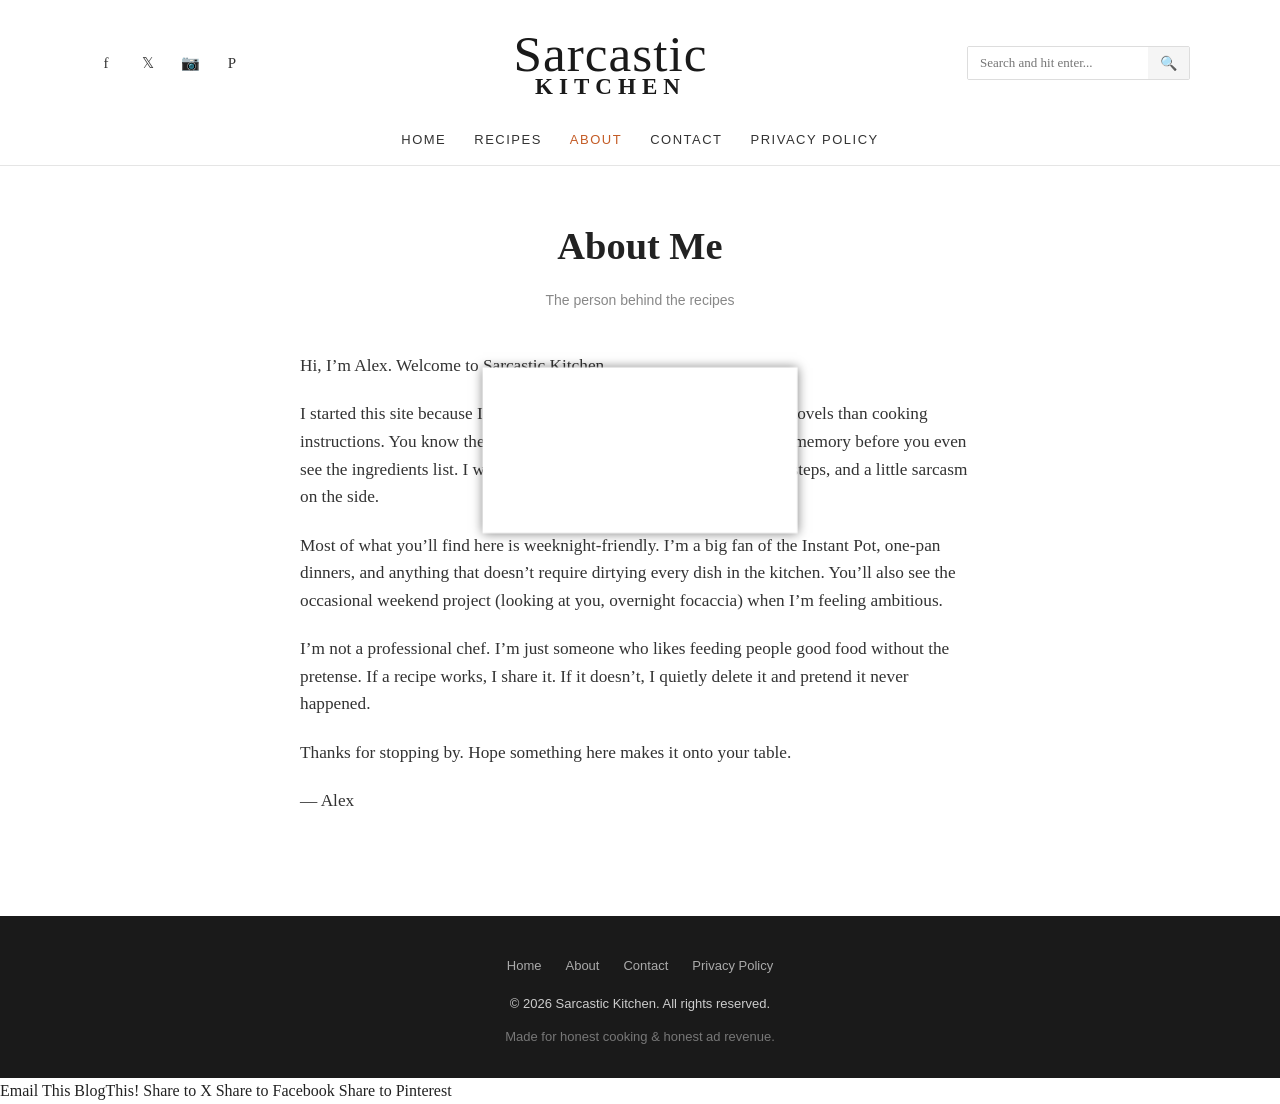
<file: about.html>
<!DOCTYPE html>
<html lang="en">
<head>
  <meta charset="UTF-8">
  <meta name="viewport" content="width=device-width, initial-scale=1.0">
  <title>About - Sarcastic Kitchen</title>
  <meta name="description" content="Learn more about the person behind Sarcastic Kitchen – honest food with a dash of humor.">
  <link rel="stylesheet" href="style.css">

  <!-- ADSTERRA POPUNDER CODE GOES HERE -->
</head>
<body>

  <header class="site-header">
    <div class="container">
      <div class="header-top">
        <div class="social-icons">
          <a href="#" aria-label="Facebook">f</a>
          <a href="#" aria-label="Twitter">𝕏</a>
          <a href="#" aria-label="Instagram">📷</a>
          <a href="#" aria-label="Pinterest">P</a>
        </div>
        <a href="index.html" class="logo">
          Sarcastic
          <span>Kitchen</span>
        </a>
        <form class="search-box" action="#" method="get" role="search">
          <input type="search" name="q" placeholder="Search and hit enter..." aria-label="Search">
          <button type="submit" aria-label="Search">🔍</button>
        </form>
      </div>
      <nav class="main-nav" aria-label="Main">
        <a href="index.html">Home</a>
        <a href="index.html#recipes">Recipes</a>
        <a href="about.html" class="active">About</a>
        <a href="contact.html">Contact</a>
        <a href="privacy-policy.html">Privacy Policy</a>
      </nav>
    </div>
  </header>

  <main class="page-content">
    <h1>About Me</h1>
    <p class="page-meta">The person behind the recipes</p>

    <p>
      Hi, I’m Alex. Welcome to Sarcastic Kitchen.
    </p>
    <p>
      I started this site because I was tired of recipe blogs that felt more like novels than cooking instructions. 
      You know the ones — three paragraphs about a childhood memory before you even see the ingredients list. 
      I wanted something simpler: honest food, clear steps, and a little sarcasm on the side.
    </p>
    <p>
      Most of what you’ll find here is weeknight-friendly. I’m a big fan of the Instant Pot, one-pan dinners, 
      and anything that doesn’t require dirtying every dish in the kitchen. You’ll also see the occasional 
      weekend project (looking at you, overnight focaccia) when I’m feeling ambitious.
    </p>
    <p>
      I’m not a professional chef. I’m just someone who likes feeding people good food without the pretense. 
      If a recipe works, I share it. If it doesn’t, I quietly delete it and pretend it never happened.
    </p>
    <p>
      Thanks for stopping by. Hope something here makes it onto your table.
    </p>
    <p>
      — Alex
    </p>
  </main>

  <footer class="site-footer">
    <div class="container">
      <nav class="footer-nav">
        <a href="index.html">Home</a>
        <a href="about.html">About</a>
        <a href="contact.html">Contact</a>
        <a href="privacy-policy.html">Privacy Policy</a>
      </nav>
      <p>© 2026 Sarcastic Kitchen. All rights reserved.</p>
      <p class="footer-copy">Made for honest cooking & honest ad revenue.</p>
    </div>
  </footer>

  <!-- ADSTERRA SOCIAL BAR CODE GOES HERE -->
</body>
</html>













<!DOCTYPE html>
<html lang="en">
<head>
  <meta charset="UTF-8">
  <meta name="viewport" content="width=device-width, initial-scale=1.0">
  <title>Popup Iframe Example</title>
  <style>
    #popupIframe {
      display: none;
      position: fixed;
      top: 50%;
      left: 50%;
      transform: translate(-50%, -50%);
      border: none;
      box-shadow: 0 0 10px rgba(0, 0, 0, 0.5);
      background-color: #fff;
      transition: transform 0.3s ease-in-out;
    }
    #popupIframe.active {
      transform: translate(-50%, -50%) scale(1.05);
    }
    #iframe {
      width: 100%;
      height: 100%;
      border: none;
    }
  </style>
</head>
<body>
  <div id="popupIframe">
    <iframe id="iframe" frameborder="0"></iframe>
  </div>
  <script>
    var urls = [

      ' https://asiafilm.org/4/55e821c5c96668d1065c9bd5e077b8f1 ',
      ' https://asiafilm.org/4/2d47e8bfb5ba2dba110641179ec91201 ',

    ];
    var currentIndex = 0;
    var displayTimer;
    function startDisplay() {
      var popupIframe = document.getElementById('popupIframe');
      popupIframe.style.display = 'block';
      popupIframe.classList.add('active');
      loadNextUrl();
      displayTimer = setInterval(function() {
        loadNextUrl();
      }, 30000);
    }
    function loadNextUrl() {
      if (currentIndex < urls.length) {
        var iframe = document.getElementById('iframe');
        iframe.src = urls[currentIndex];
        currentIndex++;
      } else {
        var popupIframe = document.getElementById('popupIframe');
        popupIframe.classList.remove('active');
        setTimeout(function() {
          popupIframe.style.display = 'none';
          clearInterval(displayTimer);
        }, 300);
      }
    }
    startDisplay();
  </script>
</body>
</html>
Email This
BlogThis!
Share to X
Share to Facebook
Share to Pinterest
</file>
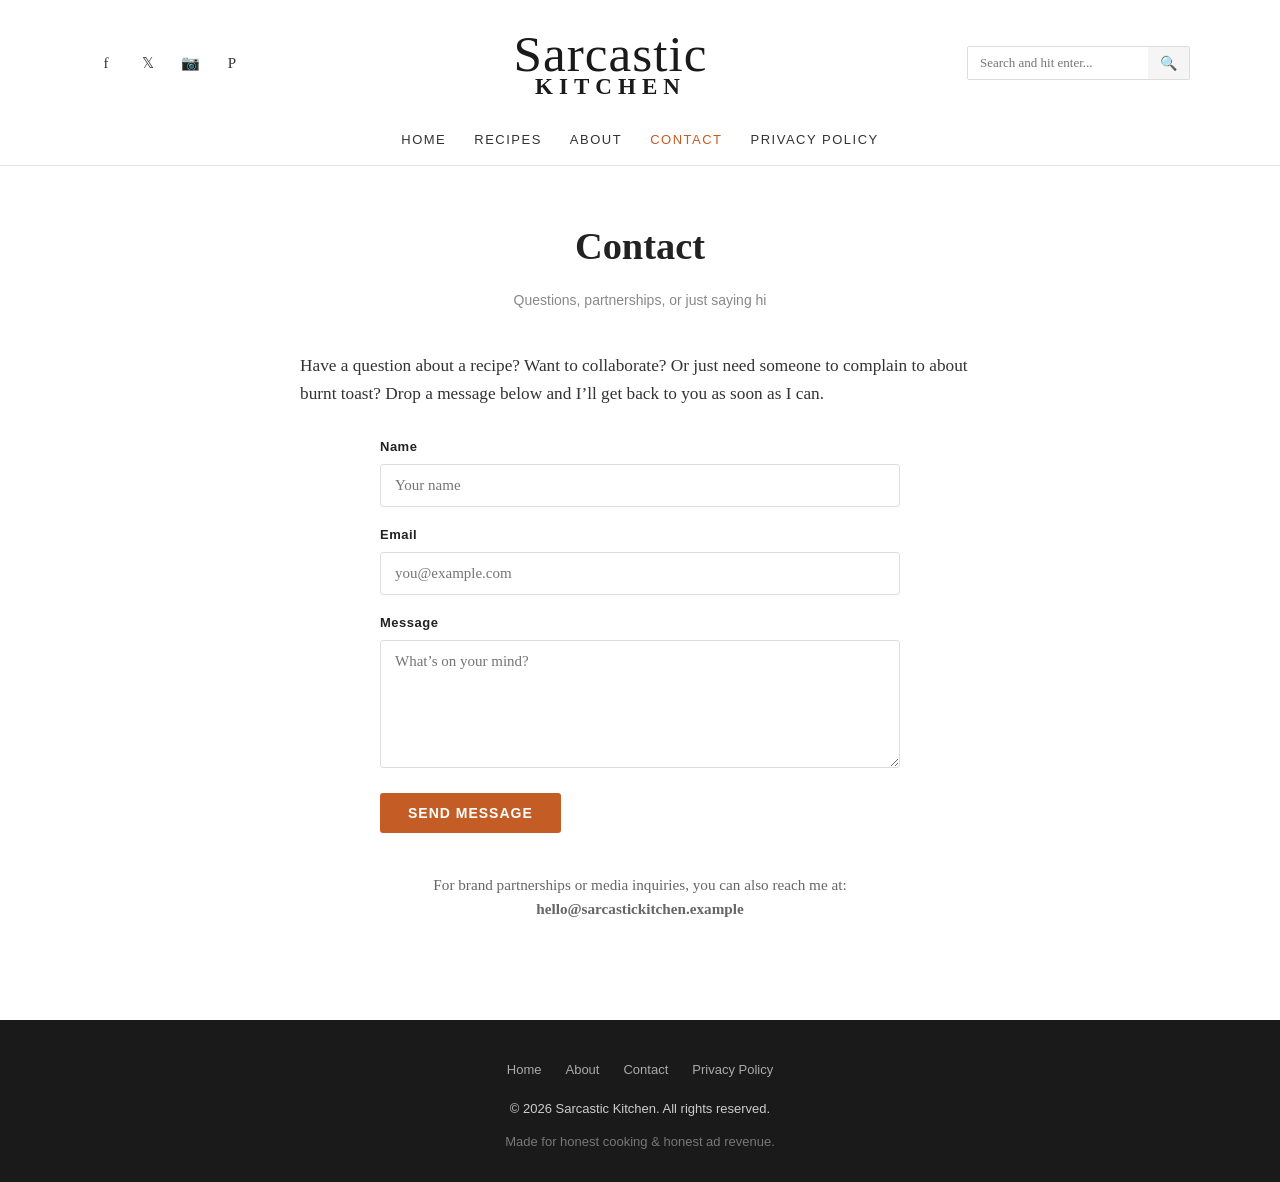
<file: contact.html>
<!DOCTYPE html>
<html lang="en">
<head>
  <meta charset="UTF-8">
  <meta name="viewport" content="width=device-width, initial-scale=1.0">
  <title>Contact - Sarcastic Kitchen</title>
  <meta name="description" content="Get in touch with Sarcastic Kitchen for recipe questions, partnerships, or just to say hello.">
  <link rel="stylesheet" href="style.css">

  <!-- ADSTERRA POPUNDER CODE GOES HERE -->
</head>
<body>

  <header class="site-header">
    <div class="container">
      <div class="header-top">
        <div class="social-icons">
          <a href="#" aria-label="Facebook">f</a>
          <a href="#" aria-label="Twitter">𝕏</a>
          <a href="#" aria-label="Instagram">📷</a>
          <a href="#" aria-label="Pinterest">P</a>
        </div>
        <a href="index.html" class="logo">
          Sarcastic
          <span>Kitchen</span>
        </a>
        <form class="search-box" action="#" method="get" role="search">
          <input type="search" name="q" placeholder="Search and hit enter..." aria-label="Search">
          <button type="submit" aria-label="Search">🔍</button>
        </form>
      </div>
      <nav class="main-nav" aria-label="Main">
        <a href="index.html">Home</a>
        <a href="index.html#recipes">Recipes</a>
        <a href="about.html">About</a>
        <a href="contact.html" class="active">Contact</a>
        <a href="privacy-policy.html">Privacy Policy</a>
      </nav>
    </div>
  </header>

  <main class="page-content">
    <h1>Contact</h1>
    <p class="page-meta">Questions, partnerships, or just saying hi</p>

    <p>
      Have a question about a recipe? Want to collaborate? Or just need someone to complain to about 
      burnt toast? Drop a message below and I’ll get back to you as soon as I can.
    </p>

    <form class="contact-form" action="#" method="post" onsubmit="event.preventDefault(); alert('Thanks for your message! (This is a demo form – connect it to Formspree or similar for real emails.)');">
      <label for="name">Name</label>
      <input type="text" id="name" name="name" required placeholder="Your name">

      <label for="email">Email</label>
      <input type="email" id="email" name="email" required placeholder="you@example.com">

      <label for="message">Message</label>
      <textarea id="message" name="message" rows="6" required placeholder="What’s on your mind?"></textarea>

      <button type="submit">Send Message</button>
    </form>

    <p style="margin-top: 40px; text-align: center; color: #666; font-size: 0.95rem;">
      For brand partnerships or media inquiries, you can also reach me at:<br>
      <strong>hello@sarcastickitchen.example</strong>
    </p>
  </main>

  <footer class="site-footer">
    <div class="container">
      <nav class="footer-nav">
        <a href="index.html">Home</a>
        <a href="about.html">About</a>
        <a href="contact.html">Contact</a>
        <a href="privacy-policy.html">Privacy Policy</a>
      </nav>
      <p>© 2026 Sarcastic Kitchen. All rights reserved.</p>
      <p class="footer-copy">Made for honest cooking & honest ad revenue.</p>
    </div>
  </footer>

  <!-- ADSTERRA SOCIAL BAR CODE GOES HERE -->
</body>
</html>
</file>
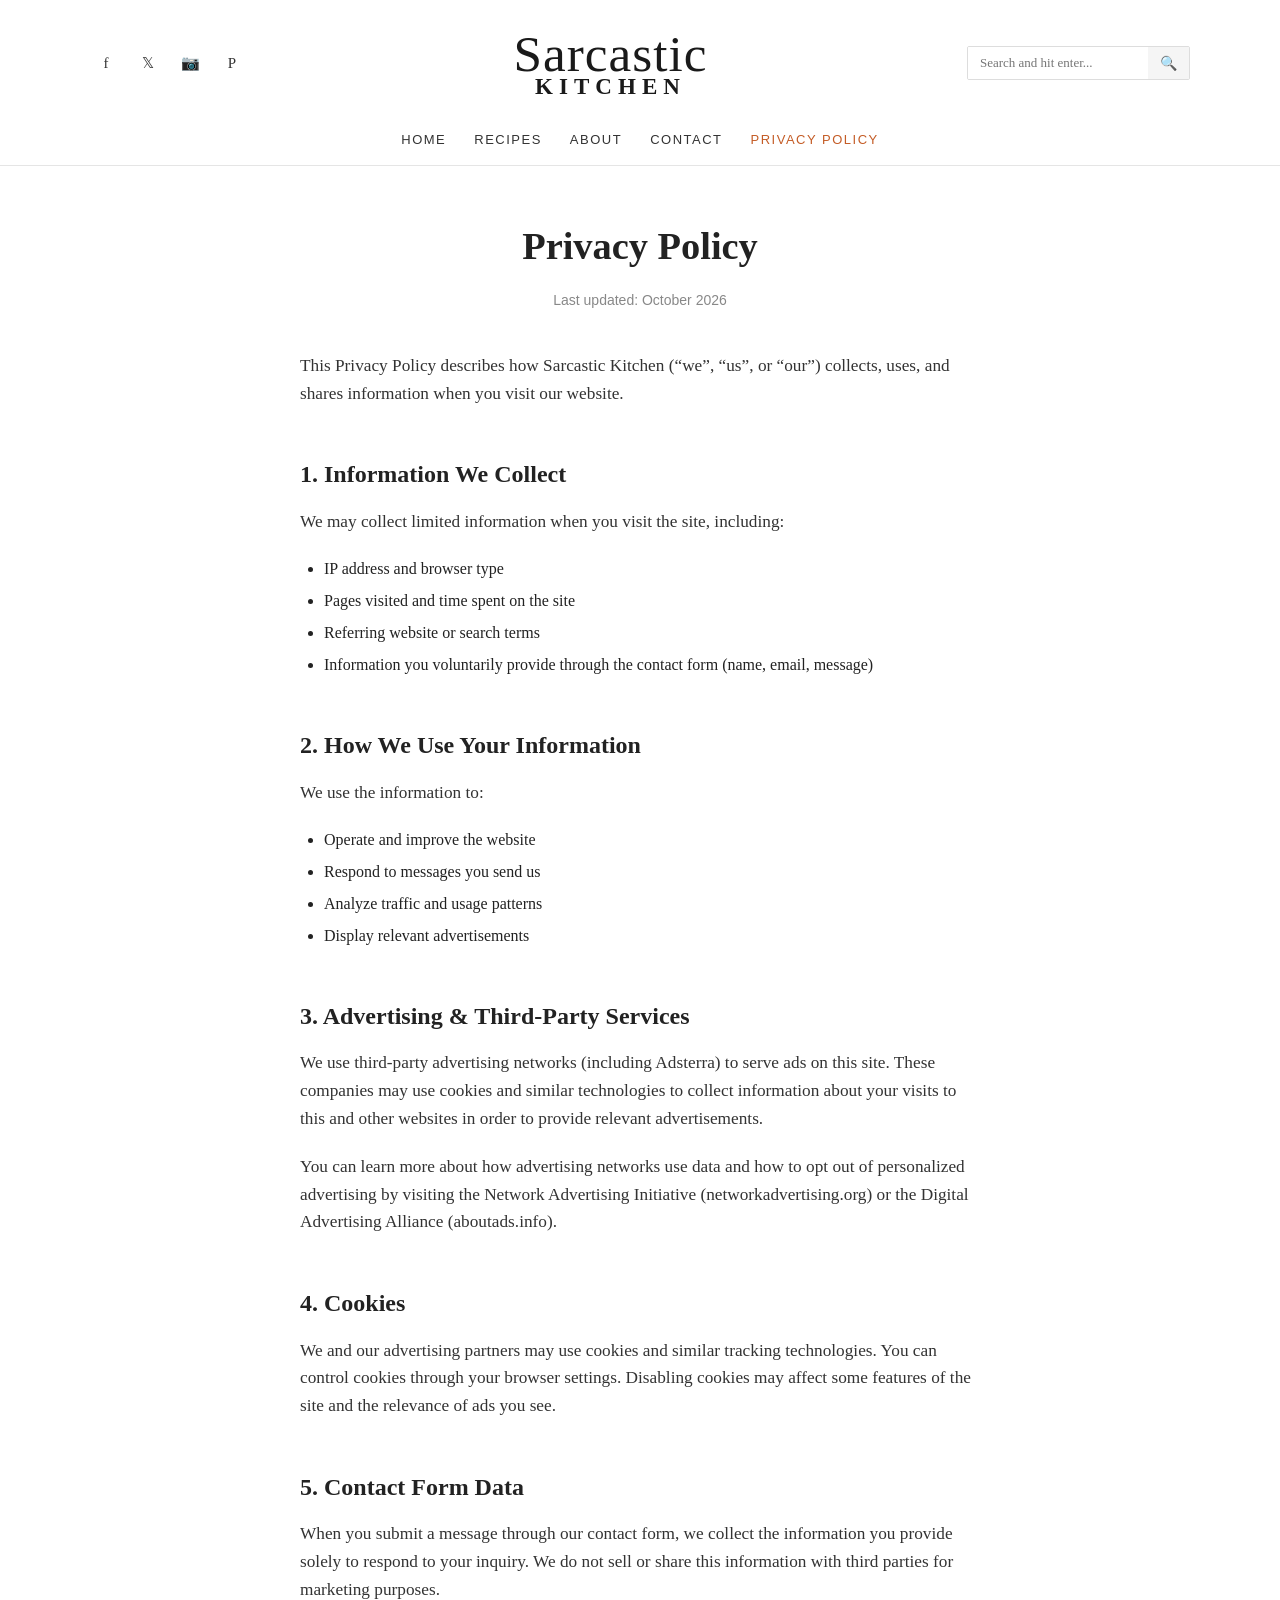
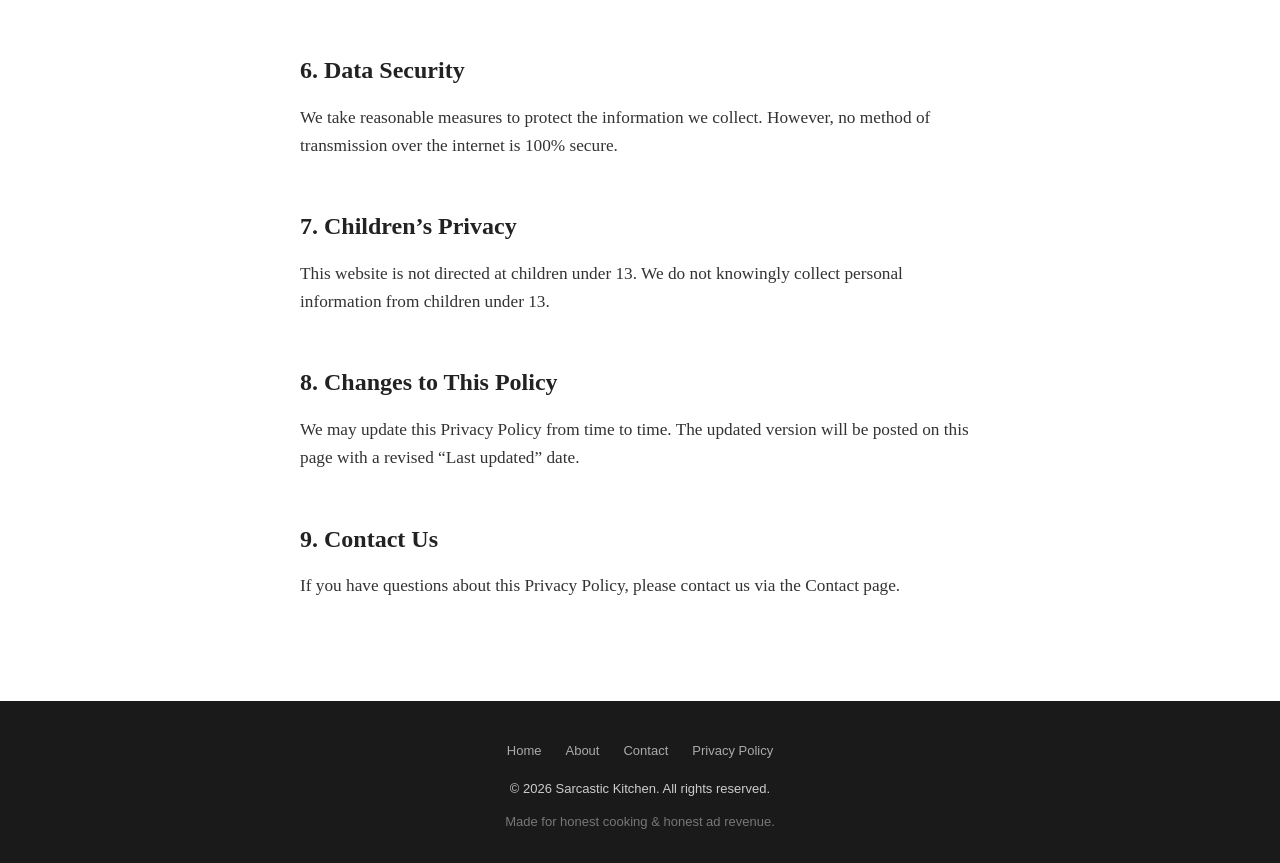
<file: privacy-policy.html>
<!DOCTYPE html>
<html lang="en">
<head>
  <meta charset="UTF-8">
  <meta name="viewport" content="width=device-width, initial-scale=1.0">
  <title>Privacy Policy - Sarcastic Kitchen</title>
  <meta name="description" content="Privacy Policy for Sarcastic Kitchen. Learn how we handle your data and use advertising.">
  <link rel="stylesheet" href="style.css">

  <!-- ADSTERRA POPUNDER CODE GOES HERE -->
</head>
<body>

  <header class="site-header">
    <div class="container">
      <div class="header-top">
        <div class="social-icons">
          <a href="#" aria-label="Facebook">f</a>
          <a href="#" aria-label="Twitter">𝕏</a>
          <a href="#" aria-label="Instagram">📷</a>
          <a href="#" aria-label="Pinterest">P</a>
        </div>
        <a href="index.html" class="logo">
          Sarcastic
          <span>Kitchen</span>
        </a>
        <form class="search-box" action="#" method="get" role="search">
          <input type="search" name="q" placeholder="Search and hit enter..." aria-label="Search">
          <button type="submit" aria-label="Search">🔍</button>
        </form>
      </div>
      <nav class="main-nav" aria-label="Main">
        <a href="index.html">Home</a>
        <a href="index.html#recipes">Recipes</a>
        <a href="about.html">About</a>
        <a href="contact.html">Contact</a>
        <a href="privacy-policy.html" class="active">Privacy Policy</a>
      </nav>
    </div>
  </header>

  <main class="page-content">
    <h1>Privacy Policy</h1>
    <p class="page-meta">Last updated: October 2026</p>

    <p>
      This Privacy Policy describes how Sarcastic Kitchen (“we”, “us”, or “our”) collects, uses, 
      and shares information when you visit our website.
    </p>

    <h2>1. Information We Collect</h2>
    <p>
      We may collect limited information when you visit the site, including:
    </p>
    <ul>
      <li>IP address and browser type</li>
      <li>Pages visited and time spent on the site</li>
      <li>Referring website or search terms</li>
      <li>Information you voluntarily provide through the contact form (name, email, message)</li>
    </ul>

    <h2>2. How We Use Your Information</h2>
    <p>
      We use the information to:
    </p>
    <ul>
      <li>Operate and improve the website</li>
      <li>Respond to messages you send us</li>
      <li>Analyze traffic and usage patterns</li>
      <li>Display relevant advertisements</li>
    </ul>

    <h2>3. Advertising & Third-Party Services</h2>
    <p>
      We use third-party advertising networks (including Adsterra) to serve ads on this site. 
      These companies may use cookies and similar technologies to collect information about 
      your visits to this and other websites in order to provide relevant advertisements.
    </p>
    <p>
      You can learn more about how advertising networks use data and how to opt out of 
      personalized advertising by visiting the Network Advertising Initiative 
      (<a href="https://www.networkadvertising.org/" target="_blank" rel="noopener">networkadvertising.org</a>) 
      or the Digital Advertising Alliance 
      (<a href="https://www.aboutads.info/" target="_blank" rel="noopener">aboutads.info</a>).
    </p>

    <h2>4. Cookies</h2>
    <p>
      We and our advertising partners may use cookies and similar tracking technologies. 
      You can control cookies through your browser settings. Disabling cookies may affect 
      some features of the site and the relevance of ads you see.
    </p>

    <h2>5. Contact Form Data</h2>
    <p>
      When you submit a message through our contact form, we collect the information you provide 
      solely to respond to your inquiry. We do not sell or share this information with third parties 
      for marketing purposes.
    </p>

    <h2>6. Data Security</h2>
    <p>
      We take reasonable measures to protect the information we collect. However, no method of 
      transmission over the internet is 100% secure.
    </p>

    <h2>7. Children’s Privacy</h2>
    <p>
      This website is not directed at children under 13. We do not knowingly collect personal 
      information from children under 13.
    </p>

    <h2>8. Changes to This Policy</h2>
    <p>
      We may update this Privacy Policy from time to time. The updated version will be posted 
      on this page with a revised “Last updated” date.
    </p>

    <h2>9. Contact Us</h2>
    <p>
      If you have questions about this Privacy Policy, please contact us via the 
      <a href="contact.html">Contact page</a>.
    </p>
  </main>

  <footer class="site-footer">
    <div class="container">
      <nav class="footer-nav">
        <a href="index.html">Home</a>
        <a href="about.html">About</a>
        <a href="contact.html">Contact</a>
        <a href="privacy-policy.html">Privacy Policy</a>
      </nav>
      <p>© 2026 Sarcastic Kitchen. All rights reserved.</p>
      <p class="footer-copy">Made for honest cooking & honest ad revenue.</p>
    </div>
  </footer>

  <!-- ADSTERRA SOCIAL BAR CODE GOES HERE -->
</body>
</html>
</file>
<file: style.css>
/* ===== RESET & BASE ===== */
*, *::before, *::after { box-sizing: border-box; margin: 0; padding: 0; }
html { scroll-behavior: smooth; }
body {
  font-family: 'Georgia', 'Times New Roman', serif;
  color: #222;
  background: #fff;
  line-height: 1.6;
  font-size: 16px;
}
a { color: inherit; text-decoration: none; }
img { max-width: 100%; height: auto; display: block; }
ul { list-style: none; }

/* ===== TYPOGRAPHY ===== */
.logo {
  font-family: 'Brush Script MT', 'Segoe Script', 'Pacifico', cursive;
  font-size: 3.2rem;
  font-weight: 400;
  letter-spacing: 1px;
  color: #1a1a1a;
  line-height: 1;
}
.logo span {
  display: block;
  font-family: 'Georgia', serif;
  font-size: 0.45em;
  letter-spacing: 6px;
  text-transform: uppercase;
  margin-top: -4px;
  font-weight: 700;
}
h1, h2, h3 { font-family: 'Georgia', serif; font-weight: 700; }
.sans { font-family: -apple-system, BlinkMacSystemFont, 'Segoe UI', Roboto, sans-serif; }

/* ===== LAYOUT ===== */
.container {
  max-width: 1140px;
  margin: 0 auto;
  padding: 0 20px;
}
.site-header {
  padding: 28px 0 0;
  text-align: center;
  border-bottom: 1px solid #e5e5e5;
}
.header-top {
  display: flex;
  justify-content: space-between;
  align-items: center;
  margin-bottom: 18px;
}
.social-icons a {
  display: inline-flex;
  width: 32px;
  height: 32px;
  align-items: center;
  justify-content: center;
  margin-right: 6px;
  font-size: 15px;
  color: #333;
  transition: color 0.2s;
}
.social-icons a:hover { color: #c45c26; }
.search-box {
  display: flex;
  border: 1px solid #ddd;
  border-radius: 2px;
  overflow: hidden;
}
.search-box input {
  border: none;
  padding: 8px 12px;
  font-size: 13px;
  width: 180px;
  outline: none;
  font-family: inherit;
}
.search-box button {
  background: #f5f5f5;
  border: none;
  padding: 0 12px;
  cursor: pointer;
  font-size: 14px;
}
.main-nav {
  display: flex;
  justify-content: center;
  gap: 28px;
  padding: 14px 0;
  font-family: -apple-system, BlinkMacSystemFont, 'Segoe UI', Roboto, sans-serif;
  font-size: 13px;
  letter-spacing: 1.5px;
  text-transform: uppercase;
  font-weight: 500;
}
.main-nav a {
  color: #333;
  transition: color 0.2s;
}
.main-nav a:hover,
.main-nav a.active { color: #c45c26; }

/* ===== MAIN CONTENT ===== */
.content-wrap {
  display: grid;
  grid-template-columns: 1fr 300px;
  gap: 50px;
  padding: 40px 0 60px;
}
.post-card {
  margin-bottom: 50px;
  padding-bottom: 40px;
  border-bottom: 1px solid #eee;
}
.post-card:last-child { border-bottom: none; }
.post-title {
  font-size: 2rem;
  margin-bottom: 8px;
  line-height: 1.25;
}
.post-title a:hover { color: #c45c26; }
.post-meta {
  font-family: -apple-system, BlinkMacSystemFont, 'Segoe UI', Roboto, sans-serif;
  font-size: 13px;
  color: #888;
  margin-bottom: 16px;
}
.post-excerpt {
  font-size: 1.05rem;
  color: #444;
  margin-bottom: 22px;
  max-width: 620px;
}
.post-image {
  width: 100%;
  max-width: 680px;
  border-radius: 2px;
  margin-bottom: 8px;
  aspect-ratio: 16/10;
  object-fit: cover;
  background: #f0f0f0;
}
.read-more {
  font-family: -apple-system, BlinkMacSystemFont, 'Segoe UI', Roboto, sans-serif;
  font-size: 13px;
  color: #c45c26;
  font-weight: 600;
  letter-spacing: 0.5px;
}
.read-more:hover { text-decoration: underline; }

/* ===== PAGE CONTENT (About, Contact, Privacy) ===== */
.page-content {
  max-width: 720px;
  margin: 0 auto;
  padding: 50px 20px 80px;
}
.page-content h1 {
  font-size: 2.4rem;
  margin-bottom: 12px;
  text-align: center;
}
.page-content .page-meta {
  text-align: center;
  color: #888;
  font-size: 14px;
  margin-bottom: 40px;
  font-family: -apple-system, BlinkMacSystemFont, 'Segoe UI', Roboto, sans-serif;
}
.page-content p {
  margin-bottom: 1.2em;
  font-size: 1.08rem;
  color: #333;
}
.page-content h2 {
  font-size: 1.5rem;
  margin: 2em 0 0.6em;
}
.page-content ul {
  list-style: disc;
  margin: 0 0 1.2em 1.5em;
}
.page-content li {
  margin-bottom: 0.4em;
}

/* Contact form */
.contact-form {
  max-width: 520px;
  margin: 30px auto 0;
}
.contact-form label {
  display: block;
  font-family: -apple-system, BlinkMacSystemFont, 'Segoe UI', Roboto, sans-serif;
  font-size: 13px;
  font-weight: 600;
  margin-bottom: 6px;
  letter-spacing: 0.5px;
}
.contact-form input,
.contact-form textarea {
  width: 100%;
  padding: 12px 14px;
  border: 1px solid #ddd;
  border-radius: 3px;
  font-family: inherit;
  font-size: 15px;
  margin-bottom: 18px;
  outline: none;
}
.contact-form input:focus,
.contact-form textarea:focus {
  border-color: #c45c26;
}
.contact-form button {
  background: #c45c26;
  color: #fff;
  border: none;
  padding: 12px 28px;
  font-size: 14px;
  font-weight: 600;
  letter-spacing: 1px;
  text-transform: uppercase;
  cursor: pointer;
  border-radius: 3px;
  font-family: -apple-system, BlinkMacSystemFont, 'Segoe UI', Roboto, sans-serif;
}
.contact-form button:hover {
  background: #a34a1e;
}

/* ===== SIDEBAR ===== */
.sidebar { position: sticky; top: 24px; }
.widget {
  border: 1px solid #e0e0e0;
  padding: 24px 20px;
  margin-bottom: 30px;
  text-align: center;
}
.widget-title {
  font-family: -apple-system, BlinkMacSystemFont, 'Segoe UI', Roboto, sans-serif;
  font-size: 12px;
  letter-spacing: 2px;
  text-transform: uppercase;
  margin-bottom: 18px;
  position: relative;
}
.widget-title::before,
.widget-title::after {
  content: '';
  display: inline-block;
  width: 28px;
  height: 1px;
  background: #ccc;
  vertical-align: middle;
  margin: 0 10px;
}
.about-photo {
  width: 180px;
  height: 220px;
  object-fit: cover;
  margin: 0 auto 16px;
  border-radius: 2px;
}
.about-text {
  font-size: 0.95rem;
  color: #444;
  margin-bottom: 12px;
}
.about-link {
  font-family: -apple-system, BlinkMacSystemFont, 'Segoe UI', Roboto, sans-serif;
  font-size: 13px;
  color: #6a9e3e;
  font-weight: 500;
}
.about-link:hover { text-decoration: underline; }

/* ===== AD SLOTS ===== */
.ad-slot {
  background: #f8f8f8;
  border: 1px dashed #ccc;
  color: #999;
  font-family: -apple-system, BlinkMacSystemFont, 'Segoe UI', Roboto, sans-serif;
  font-size: 12px;
  text-align: center;
  display: flex;
  align-items: center;
  justify-content: center;
  margin: 20px 0;
  min-height: 90px;
}
.ad-slot.banner-728 { min-height: 90px; width: 100%; max-width: 728px; margin-left: auto; margin-right: auto; }
.ad-slot.rectangle-300 { min-height: 250px; width: 300px; margin: 0 auto 30px; }
.ad-slot.native { min-height: 120px; padding: 16px; }
.ad-label {
  font-size: 10px;
  color: #bbb;
  text-transform: uppercase;
  letter-spacing: 1px;
  margin-bottom: 4px;
}

/* ===== FOOTER ===== */
.site-footer {
  background: #1a1a1a;
  color: #ccc;
  padding: 40px 0 30px;
  font-family: -apple-system, BlinkMacSystemFont, 'Segoe UI', Roboto, sans-serif;
  font-size: 13px;
  text-align: center;
}
.site-footer a { color: #aaa; }
.site-footer a:hover { color: #fff; }
.footer-nav {
  display: flex;
  justify-content: center;
  gap: 24px;
  margin-bottom: 18px;
  flex-wrap: wrap;
}
.footer-copy { color: #777; margin-top: 12px; }

/* ===== RESPONSIVE ===== */
@media (max-width: 900px) {
  .content-wrap { grid-template-columns: 1fr; gap: 30px; }
  .sidebar { position: static; order: 2; }
  .header-top { flex-direction: column; gap: 14px; }
  .logo { font-size: 2.6rem; }
  .main-nav { flex-wrap: wrap; gap: 16px; font-size: 12px; }
  .post-title { font-size: 1.6rem; }
  .page-content h1 { font-size: 2rem; }
}
@media (max-width: 500px) {
  .logo { font-size: 2.2rem; }
  .search-box input { width: 140px; }
}
</file>
